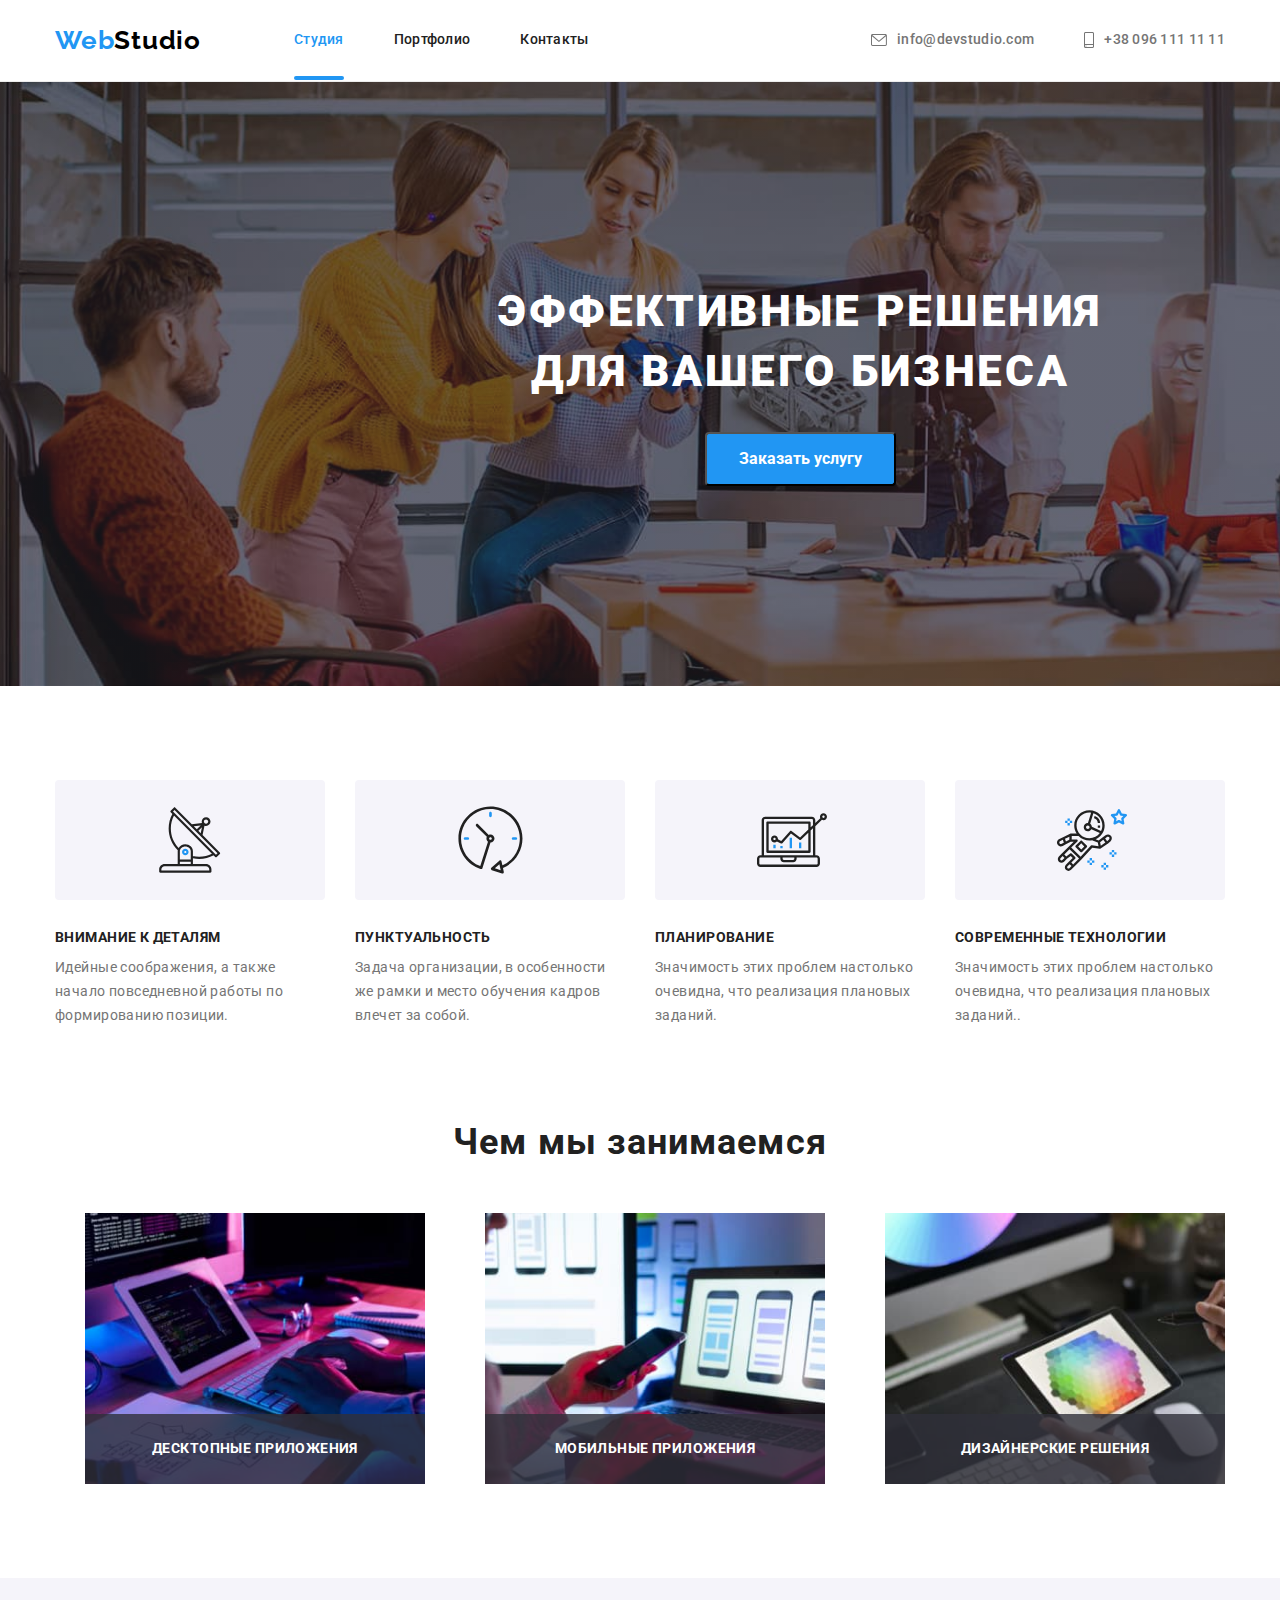
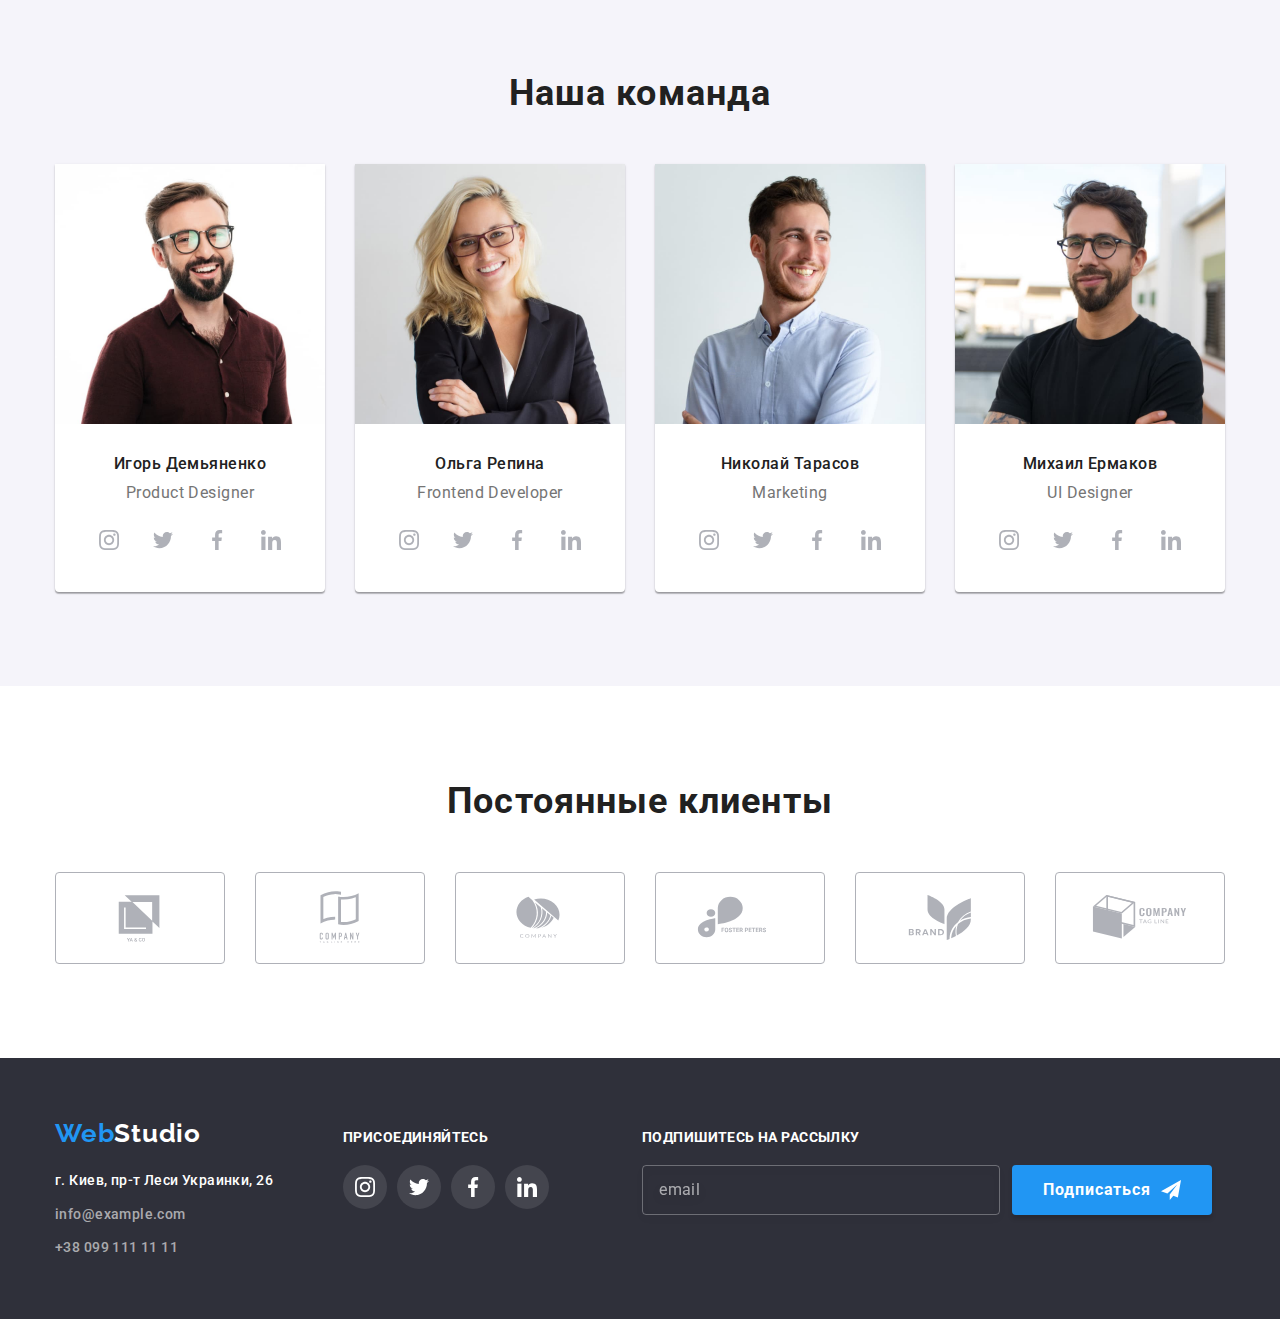
<file: index.html>
<!DOCTYPE html>
<html lang="ru">
<head>
    <meta charset="UTF-8">
    <meta http-equiv="X-UA-Compatible" content="IE=edge">
    <meta name="viewport" content="width=device-width, initial-scale=1.0">
    <title>Document</title>
    <link rel="preconnect" href="https://fonts.googleapis.com">
    <link rel="preconnect" href="https://fonts.gstatic.com" crossorigin>
    <link href="https://fonts.googleapis.com/css2?family=Raleway:wght@700&family=Roboto:wght@400;500;700;900&display=swap" rel="stylesheet">
    <link rel="stylesheet" href="https://cdnjs.cloudflare.com/ajax/libs/modern-normalize/1.1.0/modern-normalize.min.css">
    <link rel="stylesheet" href="./css/style.css">
</head>
<body>
                            <!--Header-->
    <header class="header">
        <div class="container header-container">
        <nav class="nav">
                <a class="logo" lang="en" href="/">Web<span>Studio</span> </a>
            
                <ul class="nav-list">
                    <li class="nav-list-item">
                        <a class="nav-list-link current" href="">Студия</a>
                    </li>
                    <li class="nav-list-item" >
                        <a class="nav-list-link" href="./portfolio.html">Портфолио</a>
                    </li>
                    <li class="nav-list-item">
                        
                        <a class="nav-list-link" href="">Контакты</a>
                      </li>       
                 </ul>       
                   
                
                </nav>
                
                <ul class="nav-list-auth" lang="en">
            <li class="header-contacts">
               
                <a class="header-contacts" href="mailto:info@devstudio.com" >
                    <svg class="nav-icon" width="16" height="12">
                        <use  href="./images/symbol-defs.svg#icon-envelope-1" ></use>
                        </svg>info@devstudio.com</a> 
                           
                    </li>    
                    
            
            <li>
                <a class="header-contacts" href="tel:+380961111111">
                    <svg class="nav-icon-tell" width="10" height="16">
                        <use href="./images/symbol-defs.svg#icon-smartphone" ></use>
                    </svg>+38 096 111 11 11</a>
            </li>
          </ul>  
            </div>
        
        </header>
                         <!--Hero-->
     <main>                      
    <section class="hero">
        <h1 class="hero-title">Эффективные решения<br> для вашего бизнеса</h1>
        <button class="hero-button" type="button" data-modal-open>Заказать услугу</button>
        
    </section>
                            <!--Advantages-->
    <section class="advantages">
    <div class="container advanatges">
        <ul class="advantages-main">
            <li class="advantages-list">
                <div class="container-icons">
                    <svg class="advantage-icon" width="65.32" height="70">
                        <use href="./images/symbol-defs.svg#icon-antenna-1" ></use>
                    </svg>
                </div>
                <h3 class="advantages-item">Внимание к деталям</h3>
                <p class="advantages-text">
                    Идейные соображения, а также начало повседневной работы по формированию позиции.
                </p> 
            </li>
            <li class="advantages-list">
                <div class="container-icons">
                    <svg class="advantage-icon" width="66.96" height="70">
                        <use href="./images/symbol-defs.svg#icon-clock-1" ></use>
                    </svg>
                </div>
                <h3 class="advantages-item">Пунктуальность</h3>
                <p class="advantages-text">
                    Задача организации, в особенности же рамки и место обучения кадров влечет за собой.
                </p>
            </li>
            <li class="advantages-list">
                <div class="container-icons">
                    <svg class="advantage-icon" width="70" height="70">
                        <use href="./images/symbol-defs.svg#icon-diagram-1" ></use>
                    </svg>
                </div>
                <h3 class="advantages-item">Планирование</h3>
                <p class="advantages-text">
                    Значимость этих проблем настолько очевидна, что реализация плановых заданий.
                </p>
            </li>
            <li class="advantages-list">
                <div class="container-icons">
                    <svg class="advantage-icon" width="70" height="70">
                        <use href="./images/symbol-defs.svg#icon-astronaut-1" ></use>
                    </svg>
                </div>
                <h3 class="advantages-item">Современные технологии</h3>
                <p class="advantages-text">
                    Значимость этих проблем настолько очевидна, что реализация плановых заданий..
                </p>
            </li>
        </ul>
    </div>
    </section>
                            <!-- Specialization -->
    <section class="specialization">
        
        <div class="container"> 
            <h2 class="specialization-name">Чем мы занимаемся</h2>
        <ul class="specialization-art">
            
            <li class="specialization-list">
                <div class="item-monoblock">
                <img src="./images/img.jpg" alt="вводит код на клавиатуре" width="370" height="294">
            <p class="monoblock-text">Десктопные приложения</p>    
               </div>
               </li>
            
            <li class="specialization-list">
                <div class="item-monoblock">
                <img src="./images/img1.jpg" alt="синхронизирует с телефоном" width="370" height="294"> 
            <p class="monoblock-text">Мобильные приложения</p>
         </div>
       </li>
             <li class="specialization-list">
            <div class="item-monoblock">
            
                <img src="./images/img2.jpg" alt="стилизирует на планшете" width="370" height="294">
            <p class="monoblock-text">Дизайнерские решения</p>
            </div>
            </li>
        </ul>
        </div>
    </section>
    
    
              <!--Team-->
    <section class="team">
        
        <div class="container crew">
          <h2 class="team-title">Наша команда</h2>  
      <ul class="team-item">
         <li class="team-list">
             
                <img class="team-photo" src="./images/photo.jpg" alt="фото-1" width="270" height="260">
                <div class="container-team">
                    <h3 class="team-member">Игорь Демьяненко</h3>
                <p class="team-specific" lang="en">Product Designer</p>
                <ul class="social-list">
                    <li class="social-list-item">
                        <a class="social-link" href="">
                            <svg class="social-link-icon">
                                <use class="social-inst" href="./images/symbol-defs.svg#icon-instagram" width="20" height="20"> </use>

                               
                            </svg>
                        </a>
                    </li>
                
                
                    <li class="social-list-item">
                        <a class="social-link" href="">
                            <svg class="social-link-icon" width="20" height="20">
                                <use href="./images/symbol-defs.svg#icon-twitter"  > </use>
                
                
                            </svg>
                        </a>
                    </li>
                
                    <li class="social-list-item">
                        <a class="social-link" href="">
                            <svg class="social-link-icon" width="20" height="20">
                                <use href="./images/symbol-defs.svg#icon-facebook"  > </use>
                
                
                            </svg>
                        </a>
                    </li>
                
                    <li class="social-list-item">
                        <a class="social-link" href="">
                            <svg class="social-link-icon" width="20" height="20">
                                <use href="./images/symbol-defs.svg#icon-linkedin"  > </use>
                
                
                            </svg>
                        </a>
                    </li>
                </ul>
                </div>
         </li>       
          <li class="team-list">
             
                <img class="team-photo" src="./images/photo1.jpg" alt="фото-2" width="270" height="260">
                <div class="container-team">
                    <h3 class="team-member">Ольга Репина</h3>
                <p class="team-specific" lang="en">Frontend Developer</p>
                <ul class="social-list">
                    <li class="social-list-item">
                        <a class="social-link" href="">
                            <svg class="social-link-icon" width="20" height="20">
                                <use class="social-inst" href="./images/symbol-defs.svg#icon-instagram" > </use>
                
                
                            </svg>
                        </a>
                    </li>
                
                
                    <li class="social-list-item">
                        <a class="social-link" href="">
                            <svg class="social-link-icon" width="20" height="20">
                                <use href="./images/symbol-defs.svg#icon-twitter" > </use>
                
                
                            </svg>
                        </a>
                    </li>
                
                    <li class="social-list-item">
                        <a class="social-link" href="">
                            <svg class="social-link-icon" width="20" height="20">
                                <use href="./images/symbol-defs.svg#icon-facebook" > </use>
                
                
                            </svg>
                        </a>
                    </li>
                
                    <li class="social-list-item"> 
                        <a class="social-link" href="">
                            <svg class="social-link-icon" width="20" height="20">
                                <use href="./images/symbol-defs.svg#icon-linkedin" > </use>
                
                
                            </svg>
                        </a>
                    </li>
                </ul>
            </div>
          </li>
         <li class="team-list">
             
                <img class="team-photo" src="./images/photo2.jpg" alt="фото-3" width="270" height="260">
                <div class="container-team">
                  <h3 class="team-member">Николай Тарасов</h3>
                <p class="team-specific" lang="en">Marketing</p>  
                    <ul class="social-list">
                        <li class="social-list-item">
                            <a class="social-link" href="">
                                <svg class="social-link-icon" width="20" height="20">
                                    <use class="social-inst" href="./images/symbol-defs.svg#icon-instagram" > </use>
                    
                    
                                </svg>
                            </a>
                        </li>
                    
                    
                        <li class="social-list-item">
                            <a class="social-link" href="">
                                <svg class="social-link-icon" width="20" height="20">
                                    <use href="./images/symbol-defs.svg#icon-twitter" > </use>
                    
                    
                                </svg>
                            </a>
                        </li>
                    
                        <li class="social-list-item">
                            <a class="social-link" href="">
                                <svg class="social-link-icon" width="20" height="20">
                                    <use href="./images/symbol-defs.svg#icon-facebook" > </use>
                    
                    
                                </svg>
                            </a>
                        </li>
                    
                        <li class="social-list-item">
                            <a class="social-link" href="">
                                <svg class="social-link-icon" width="20" height="20">
                                    <use href="./images/symbol-defs.svg#icon-linkedin" > </use>
                    
                    
                                </svg>
                            </a>
                        </li>
                    </ul>
            </div>
           </li>
         <li class="team-list">
             
              <img class="team-photo" src="./images/photo3.jpg" alt="фото-4" width="270" height="260">
            <div class="container-team">
               <h3 class="team-member">Михаил Ермаков</h3>
                <p class="team-specific" lang="en">UI Designer</p> 
                <ul class="social-list">
                    <li class="social-list-item">
                        <a class="social-link" href="">
                            <svg class="social-link-icon" width="20" height="20">
                                <use class="social-inst" href="./images/symbol-defs.svg#icon-instagram" > </use>
                
                
                            </svg>
                        </a>
                    </li>
                
                
                    <li class="social-list-item">
                        <a class="social-link" href="">
                            <svg class="social-link-icon" width="20" height="20">
                                <use href="./images/symbol-defs.svg#icon-twitter" > </use>
                
                
                            </svg>
                        </a>
                    </li>
                
                    <li class="social-list-item">
                        <a class="social-link" href="">
                            <svg class="social-link-icon" width="20" height="20">
                                <use href="./images/symbol-defs.svg#icon-facebook" > </use>
                
                
                            </svg>
                        </a>
                    </li>
                
                    <li class="social-list-item">
                        <a class="social-link" href="">
                            <svg class="social-link-icon" width="20" height="20">
                                <use href="./images/symbol-defs.svg#icon-linkedin" > </use>
                
                
                            </svg>
                        </a>
                    </li>
                </ul>
         </div>
        </ul>
     </div>
        </section>                
                         <!-- Customers -->
    <section class="Customers">
        <div class="container-customers">
            <h2 class="customers-title">Постоянные клиенты</h2>
            <ul class="customers-list">
                <li class="customers-link">
                    <a class="customers-icon" href="">
                    <svg class="customers-logo" width="106" height="60" >
                        <use href="./images/symbol-defs.svg#icon-Logo" >

                        </use>
                    </svg>
                    </a>
                </li>
                <li class="customers-link">
                    <a class="customers-icon" href="">
                       <svg class="customers-logo" width="106" height="60">
                        <use href="./images/symbol-defs.svg#icon-Logo-1"
                        >

                        </use>
                    </svg> 
                    </a>
                    
                </li>
                <li class="customers-link">
                    <a class="customers-icon" href="">
                       <svg class="customers-logo" width="106" height="60">
                        <use href="./images/symbol-defs.svg#icon-Logo-2"
                        >

                        </use>
                    </svg> 
                    </a>
                    
                </li>
                <li class="customers-link">
                    <a class="customers-icon" href="">
                      <svg class="customers-logo" width="106" height="60">
                        <use href="./images/symbol-defs.svg#icon-Logo-3"
                        >

                        </use>
                    </svg>  
                    </a>
                    
                </li>
                <li class="customers-link">
                    <a class="customers-icon" href="">
                       <svg class="customers-logo" width="106" height="60">
                        <use href="./images/symbol-defs.svg#icon-Logo-4"
                        >

                        </use>
                    </svg> 
                    </a>
                    
                </li>
                <li class="customers-link">
                    <a class="customers-icon" href="">
                      <svg class="customers-logo" width="106" height="60">
                        <use href="./images/symbol-defs.svg#icon-Logo-5"
                        >
                            
                        </use>
                    </svg>  
                    </a>
                    
                </li>
            </ul>
        </div>
    </section>
</main>    
                        
                        <!--Footer--> 
    <footer class="footer">
        <div class="container-footer">
            <div class="container-adress">
               <a class="footer-logo" lang="en" href="/">Web<span class="footer-logo-color">Studio</span></a>
        <address>
            <p class="footer-adress">г. Киев, пр-т Леси Украинки, 26</p>
           
         <ul>
            <li class="footer-list">
                <a class="footer-contacts" href="mailto:info@example.com">info@example.com</a>
            </li>    
            <li class="footer-list">
                <a class="footer-contacts" href="tell:+380991111111">+38 099 111 11 11</a>
            </li>
         </ul>
        </address> 
        </div>

        <div class="container-contact-us">
            <h3 class="contats-us-title">присоединяйтесь</h3>
            <ul class="contats-us-list">
                <li class="contats-us-item">
                    <a class="contats-us-link" href="">
                        <svg class="contats-us-icon" width="20" height="20">
                            <use class="social-inst" href="./images/symbol-defs.svg#icon-instagram"> </use>
            
            
                        </svg>
                    </a>
                </li>
            
            
                <li class="contats-us-item">
                    <a class="contats-us-link" href="">
                        <svg class="contats-us-icon" width="20" height="20">
                            <use href="./images/symbol-defs.svg#icon-twitter"> </use>
            
            
                        </svg>
                    </a>
                </li>
            
                <li class="contats-us-item">
                    <a class="contats-us-link" href="">
                        <svg class="contats-us-icon" width="20" height="20">
                            <use href="./images/symbol-defs.svg#icon-facebook"> </use>
            
            
                        </svg>
                    </a>
                </li>
            
                <li class="contats-us-item">
                    <a class="contats-us-link" href="">
                        <svg class="contats-us-icon" width="20" height="20">
                            <use href="./images/symbol-defs.svg#icon-linkedin"> </use>
            
            
                        </svg>
                    </a>
                </li>
            </ul>
        </div>
        <div class="footer-form">
            <p class="footer-form-item">Подпишитесь на рассылку</p>
            <form name="signup-form" class="footer-form-box">
                <input class="footer-form-box-input" type="email" name="email" placeholder="email">
        
                <button class="footer-form-button" type="submit">
                    Подписаться
                    <svg class="footer-social-icon" width="20" height="20">
                        <use href="./images/symbol-defs.svg#icon-send-form"></use>
                    </svg>
        
                </button>
        
            </form>
        </div>
         </div>
        </footer>    
        
    
        
    
    
    <div class="backdrop is-hidden" data-modal>
        <div class="modal">
            <button type="button" class="modal-close" data-modal-close>
                <svg class="modal-close-icon">
                    <use href="./images/symbol-defs.svg#icon-close"></use>
                </svg>
            </button>
            <p class="modal-title">Оставте свои данные, мы вам перезвоним</p>
            <form action="#" class="modal-form">
               
                    <label class="form-input-text">Имя
                        </label>
                        <div class="input-area">
                            <input type="text" name="user-name" class="modal-form-input" required />
                            <svg class="input-icon" width="18" height="18">
                                <use href="./images/symbol-defs.svg#icon-person-form"></use>
                            </svg>
                        </div>
                    
                
                
                    <label class="form-input-text">Телефон
                        </label>
                        <div class="input-area">
            
                            <input type="tel" name="user-tel" class="modal-form-input" required />
                            <svg class="input-icon" width="18" height="18">
                                <use href="./images/symbol-defs.svg#icon-phone-form"></use>
                            </svg>
                        </div>
            
                    
                
                    <label class="form-input-text">
                        Почта </label>
                        <div class="input-area">
                            <input type="email" name="user-email" class="modal-form-input" required />
                            <svg class="input-icon" width="18" height="18">
                                <use href="./images/symbol-defs.svg#icon-email-form"></use>
                            </svg>
            
                            </div>
            
                    
                
                    <label class="form-input-text">Комментарий
                        <textarea class="modal-form-textarea"  placeholder="Введите текст"></textarea>
                    </label>
                
                <div class="modal-box checkbox-policy">
                    <input type="checkbox" name="policy" id="policy" class="modal-check visually-hidden" />
                    <label for="policy" class="check-text">
                        <span class="check-item">
                            <svg class="check-icon" width="16" height="15">
                                <use href="./images/symbol-defs.svg#icon-icon-check"></use>
                            </svg>
                        </span>
                       Соглашаюсь с рассылкой и принимаю&nbsp;
                        <a href="" class="modal-check-link">Условия договора</a>
                    </label>
            
                </div>
            
                <button type="submit" class="modal-btn">
            
                    Отправить</button>
            </form>
        
            </div>
        </div>
    
    <script src="./js/modal.js"></script>
    
</body>
</html>
</file>
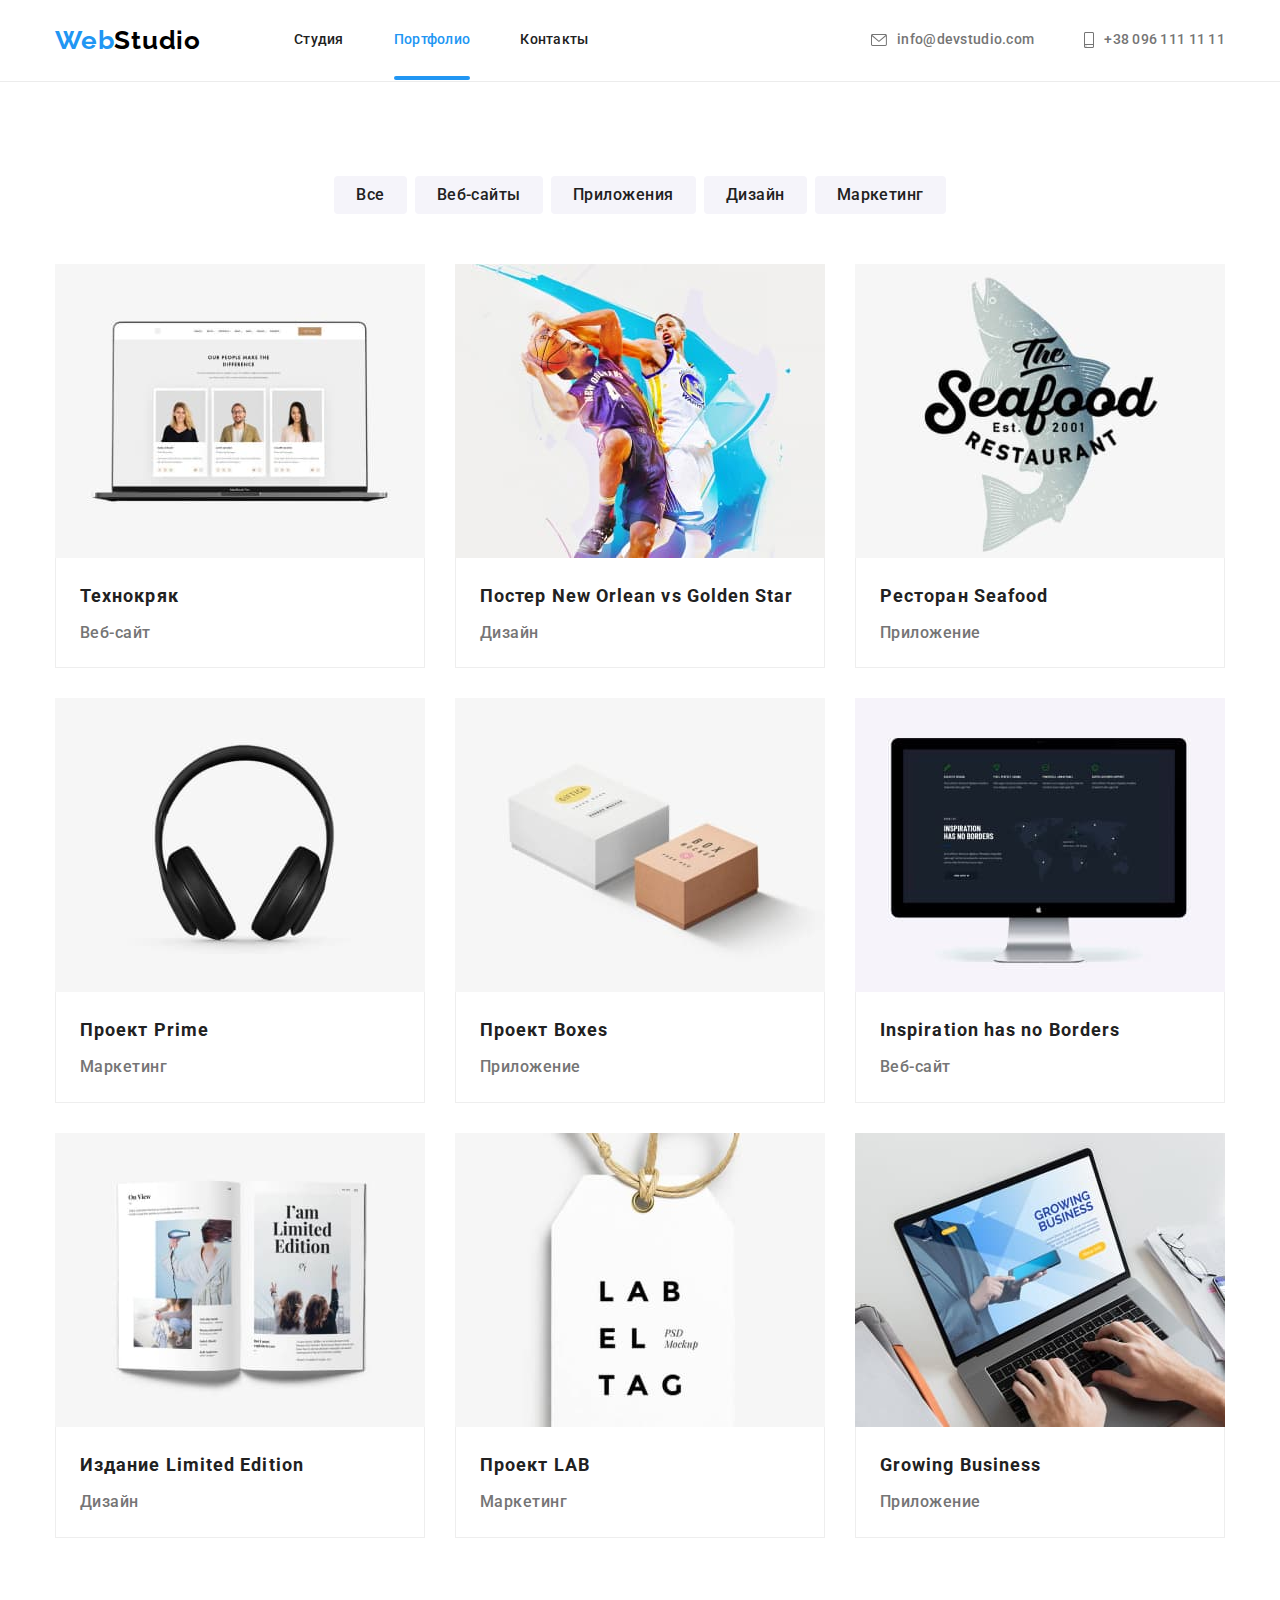
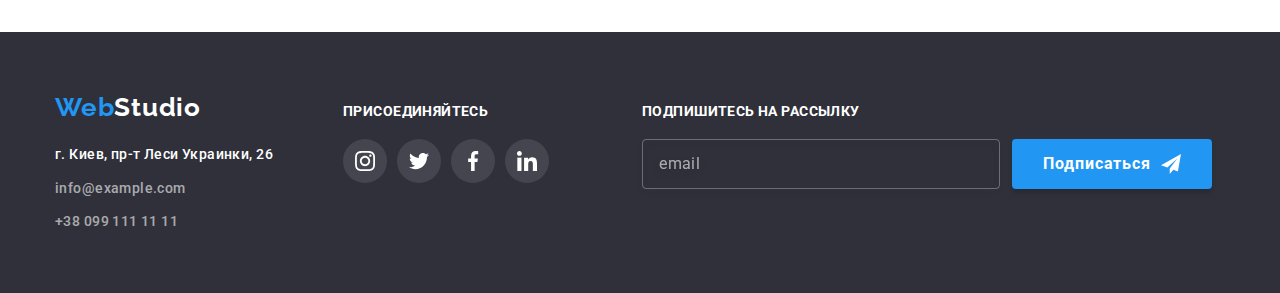
<file: portfolio.html>
<!DOCTYPE html>
<html lang="ru">
<head>
    <meta charset="UTF-8">
    <meta http-equiv="X-UA-Compatible" content="IE=edge">
    <meta name="viewport" content="width=device-width, initial-scale=1.0">
    <title>Document</title>
    <link rel="preconnect" href="https://fonts.googleapis.com">
    <link rel="preconnect" href="https://fonts.gstatic.com" crossorigin>
    <link href="https://fonts.googleapis.com/css2?family=Raleway:wght@700&family=Roboto:wght@400;500;700;900&display=swap" rel="stylesheet">
    <link rel="stylesheet" href="https://cdnjs.cloudflare.com/ajax/libs/modern-normalize/1.1.0/modern-normalize.min.css">
    <link rel="stylesheet" href="./css/style.css">
</head>
<body>
                    <!-- Header -->
    <header class="header">
        <div class="container header-container">
        <nav class="nav">
                <a class="logo" lang="en" href="/">Web<span>Studio</span> </a>
            
                <ul class="nav-list">
                    <li class="nav-list-item">
                        <a class="nav-list-link" href="./index.html">Студия</a>
                    </li>
                    <li class="nav-list-item" >
                        <a class="nav-list-link current" href="">Портфолио</a>
                    </li>
                    <li class="nav-list-item">
                        
                        <a class="nav-list-link" href="">Контакты</a>
                      </li>       
                 </ul>       
                   
                
                </nav>
                
                <ul class="nav-list-auth" lang="en">
            <li class="header-contacts">
               
                <a class="header-contacts" href="mailto:info@devstudio.com" >
                    <svg class="nav-icon" width="16" height="12">
                        <use  href="./images/symbol-defs.svg#icon-envelope-1" ></use>
                        </svg>info@devstudio.com</a> 
                           
                    </li>    
                    
            
            <li>
                <a class="header-contacts" href="tel:+380961111111">
                    <svg class="nav-icon-tell" width="10" height="16">
                        <use href="./images/symbol-defs.svg#icon-smartphone" ></use>
                    </svg>+38 096 111 11 11</a>
            </li>
          </ul>  
            </div>
        
        </header>
                            <!-- Portfolio -->
    <main>
        <section class="presenatation">
            <div class="container">
                <ul class="portfolio">
                    <li class="portfolio-nav">
                        <button class="portfolio-nav-list" type="button" >Все</button>
                    </li>
                    <li class="portfolio-nav">
                        <button class="portfolio-nav-list" type="button">Веб-сайты</button>
                    </li>
                    <li class="portfolio-nav">
                        <button class="portfolio-nav-list" type="button">Приложения</button>
                    </li>
                    <li class="portfolio-nav">
                        <button class="portfolio-nav-list" type="button">Дизайн</button>
                    </li>
                    <li class="portfolio-nav">
                        <button class="portfolio-nav-list" type="button">Маркетинг</button>
                    </li>
                </ul>
            
            
                <ul class="portfolio-img">
                    <li class="portfolio-img-list">
                        <a class="portfolio-link" href="">
                            <div class="portfolio-link-wrap">
                            <img class="portfolio-item" src="./images/portfolio1.jpg" alt="ноутбук" width="370" height="294">
                        <p class="portfolio-top-text">Ресурс предлагает комплексные предложения с разным уровнем функционала и сервисов. Все это позволит посетителю получить
                        исчерпывающие сведения о компании или частном лице.</p>
                        </div>
                            <div class="portfolio-description">
                            <h3 class="portfolio-img-name">Технокряк</h3>
                        <p class="portfolio-img-describe">Веб-сайт</p>
                        </div>
                        </a>
                     </li>   
                    
                    <li class="portfolio-img-list">
                        <a class="portfolio-link" href="">
                            <div class="portfolio-link-wrap">
                        <img src="./images/portfolio2.jpg" alt="баскетбол" width="370" height="294">
                        <p class="portfolio-top-text">Ресурс предлагает комплексные предложения с разным уровнем функционала и сервисов. Все это
                            позволит посетителю получить
                            исчерпывающие сведения о компании или частном лице.</p>
                            </div>
                            
                        <div class="portfolio-description">
                            <h3 class="portfolio-img-name">Постер New Orlean vs Golden Star</h3>
                        <p class="portfolio-img-describe">Дизайн</p></div>
                        </a>
                      </li>  
                        
                    
                    <li class="portfolio-img-list">
                        <a class="portfolio-link" href="">
                            <div class="portfolio-link-wrap">
                                <img src="./images/portfolio3.jpg" alt="логотип" width="370" height="294">
                                <p class="portfolio-top-text">Ресурс предлагает комплексные предложения с разным уровнем функционала и сервисов. Все это
                                    позволит посетителю получить
                                    исчерпывающие сведения о компании или частном лице.</p>
                            </div>
                          
                          <div class="portfolio-description">
                            <h3 class="portfolio-img-name">Ресторан Seafood</h3>
                        <p class="portfolio-img-describe">Приложение</p></div>  
                        </a>
                     </li>   
                      <li class="portfolio-img-list">
                        <a class="portfolio-link" href="">
                            <div class="portfolio-link-wrap">
                                <img src="./images/portfolio4.jpg" alt="наушники" width="370" height="294">
                                <p class="portfolio-top-text">Ресурс предлагает комплексные предложения с разным уровнем функционала и сервисов. Все это
                                    позволит посетителю получить
                                    исчерпывающие сведения о компании или частном лице.</p>
                            </div>
                          
                          <div class="portfolio-description">
                            <h3 class="portfolio-img-name">Проект Prime</h3>
                        <p class="portfolio-img-describe">Маркетинг</p></div>  
                        </a>  
                    </li>
                    <li class="portfolio-img-list">
                        <a class="portfolio-link" href="">
                            <div class="portfolio-link-wrap">
                                <img src="./images/portfolio5.jpg" alt="коробки" width="370" height="294">
                                <p class="portfolio-top-text">Ресурс предлагает комплексные предложения с разным уровнем функционала и сервисов. Все это
                                    позволит посетителю получить
                                    исчерпывающие сведения о компании или частном лице.</p>
                            </div>
                           
                            <div class="portfolio-description">
                            <h3 class="portfolio-img-name">Проект Boxes</h3>
                        <p class="portfolio-img-describe">Приложение</p></div>
                    </a>
                     </li>   
                        
                    
                    <li class="portfolio-img-list">
                        <a class="portfolio-link" href="">
                            <div class="portfolio-link-wrap">
                                <img src="./images/portfolio6.jpg" alt="монитор" width="370" height="294">
                                <p class="portfolio-top-text">Ресурс предлагает комплексные предложения с разным уровнем функционала и сервисов. Все это
                                    позволит посетителю получить
                                    исчерпывающие сведения о компании или частном лице.</p>
                            </div>
                            
                            <div class="portfolio-description">
                            <h3 class="portfolio-img-name">Inspiration has no Borders</h3>
                        <p class="portfolio-img-describe">Веб-сайт</p></div>
                        </a>
                      </li>  
                    
                    
                        
                        
                    
                    <li class="portfolio-img-list">
                        
                        <a class="portfolio-link" href="">
                        <div class="portfolio-link-wrap">
                            <img src="./images/portfolio7.jpg" alt="книга" width="370" height="294">
                            <p class="portfolio-top-text">Ресурс предлагает комплексные предложения с разным уровнем функционала и сервисов. Все это
                                позволит посетителю получить
                                исчерпывающие сведения о компании или частном лице.</p>
                        </div>
                            
                            <div class="portfolio-description">
                            <h3 class="portfolio-img-name">Издание Limited Edition</h3>
                        <p class="portfolio-img-describe">Дизайн</p></div>
                    </a>
                      </li>  
                        
                    
                    <li class="portfolio-img-list">
                        <a class="portfolio-link" href="">
                            <div class="portfolio-link-wrap">
                                <img src="./images/portfolio8.jpg" alt="бирка" width="370" height="294">
                                <p class="portfolio-top-text">Ресурс предлагает комплексные предложения с разным уровнем функционала и сервисов. Все это
                                    позволит посетителю получить
                                    исчерпывающие сведения о компании или частном лице.</p>
                            </div>
                            
                            <div class="portfolio-description">
                            <h3 class="portfolio-img-name">Проект LAB</h3>
                        <p class="portfolio-img-describe">Маркетинг</p></div>
                    </a>
                        </li>
                        
                    
                    <li class="portfolio-img-list">
                        <a class="portfolio-link" class="portfolio-link" href=""> 
                            <div class="portfolio-link-wrap">
                                <img src="./images/portfolio9.jpg" alt="лептоп" width="370" height="294">
                                <p class="portfolio-top-text">Ресурс предлагает комплексные предложения с разным уровнем функционала и сервисов. Все это
                                    позволит посетителю получить
                                    исчерпывающие сведения о компании или частном лице.</p>
                            </div>
                            
                            <div class="portfolio-description">
                            <h3 class="portfolio-img-name">Growing Business</h3>
                        <p class="portfolio-img-describe">Приложение</p>
                        </div>
                    </a>
                       </li>
                </ul>
            </div>
        
         </section>
    </main 
                   >
                    <!-- Footer -->
    
           <footer class="footer">
        <div class="container-footer">
            <div class="container-adress">
               <a class="footer-logo" lang="en" href="/">Web<span class="footer-logo-color">Studio</span></a>
        <address>
            <p class="footer-adress">г. Киев, пр-т Леси Украинки, 26</p>
           
         <ul>
            <li class="footer-list">
                <a class="footer-contacts" href="mailto:info@example.com">info@example.com</a>
            </li>    
            <li class="footer-list">
                <a class="footer-contacts" href="tell:+380991111111">+38 099 111 11 11</a>
            </li>
         </ul>
        </address> 
        </div>

        <div class="container-contact-us">
            <h3 class="contats-us-title">присоединяйтесь</h3>
            <ul class="contats-us-list">
                <li class="contats-us-item">
                    <a class="contats-us-link" href="">
                        <svg class="contats-us-icon" width="20" height="20">
                            <use class="social-inst" href="./images/symbol-defs.svg#icon-instagram"> </use>
            
            
                        </svg>
                    </a>
                </li>
            
            
                <li class="contats-us-item">
                    <a class="contats-us-link" href="">
                        <svg class="contats-us-icon" width="20" height="20">
                            <use href="./images/symbol-defs.svg#icon-twitter"> </use>
            
            
                        </svg>
                    </a>
                </li>
            
                <li class="contats-us-item">
                    <a class="contats-us-link" href="">
                        <svg class="contats-us-icon" width="20" height="20">
                            <use href="./images/symbol-defs.svg#icon-facebook"> </use>
            
            
                        </svg>
                    </a>
                </li>
            
                <li class="contats-us-item">
                    <a class="contats-us-link" href="">
                        <svg class="contats-us-icon" width="20" height="20">
                            <use href="./images/symbol-defs.svg#icon-linkedin"> </use>
            
            
                        </svg>
                    </a>
                </li>
            </ul>
        </div>
        <div class="footer-form">
            <p class="footer-form-item">Подпишитесь на рассылку</p>
            <form name="signup-form" class="footer-form-box">
                <input class="footer-form-box-input" type="email" name="email" placeholder="email">
        
                <button class="footer-form-button" type="submit">
                    Подписаться
                    <svg class="footer-social-icon" width="20" height="20">
                        <use href="./images/symbol-defs.svg#icon-send-form"></use>
                    </svg>
        
                </button>
        
            </form>
        </div>
         </div>
    </footer> 
        
      
</body>
</html>
</file>
<file: css/style.css>
:root {
  --main-text-color: #757575;
  --secondary-text-color: #212121;
  --main-hover-color: #2196f3;
  --secondary-background-color: #2f303a;
  --team-bg-color: #f5f4fa;
  --portfolio-img-border: #eeeeee;
  --header-border-color: #ececec;
}
ul {
  list-style: none;
  padding: 0;
  margin: 0;
}

a {
  text-decoration: none;
}
body {
  color: var(--main-text-color);
  background-color: #ffffff;
}
body {
  font-family: "Roboto", sans-serif;

  font-weight: 500;
  font-size: 14px;
  line-height: 1.14;
  letter-spacing: 0.02em;
  color: var(--secondary-text-color);
}
div {
  display: block;
}

img {
  display: block;
  max-width: 100%;
  height: auto;
}

h1,
h2,
h3,
h4,
h5,
h6,
p {
  margin: 0;
  padding: 0;
}

.container {
  margin-left: auto;
  margin-right: auto;

  padding: 0 15px;

  width: 1200px;
}



/* index styling */
/* head */

.header {
  border-bottom: 1px solid #ececec;
  padding-top: 25px;
  padding-bottom: 25px;
}

.logo {
  font-family: "Raleway", sans-serif;

  font-weight: bold;
  font-size: 26px;
  line-height: 1.19;
  letter-spacing: 0.03em;
  color: #2196f3;
}
span {
  color: black;
}
.nav-list-link {
  position: relative;
  font-weight: 500;
  font-size: 14px;
  line-height: 1.14;
  letter-spacing: 0.02em;
  color: var(--secondary-text-color);
  transition: var(--main-hover-color);
  position: relative;
  transition: color 250ms cubic-bezier(0.4, 0, 0.2, 1);
}

.nav-list-link.current::after {
content: "";
width: 100%;
height: 4px;
border-radius: 2px;
background-color: var(--main-hover-color);
position: absolute;
display: block;
bottom: -32.3px;
}


.nav-list-link:hover,
:focus {
  color: var(--main-hover-color);
 
}

.header-container {
  display: flex;
  align-items: center;
}

.nav-icon {
  width: 16px;
  height: 12px;
  margin-right: 10px;
  fill: currentColor;
}

.nav-icon-tell {
  width: 10px;
  height: 16px;
  margin-right: 10px;
  fill: currentColor;
}

.header-contacts {
  display: flex;
  align-items: center;
  font-weight: 500;
  font-size: 14px;
  line-height: 1.14;
  letter-spacing: 0.02em;

  color: var(--main-text-color);
  transition: var(--main-hover-color);
  position: relative;
  transition: color 250ms cubic-bezier(0.4, 0, 0.2, 1);
}
.header-contacts:hover,
:focus {
  color: var(--main-hover-color);
 
}

.nav-list-item {
  display: block;
}
.nav-list-auth {
  display: flex;
  align-items: center;
  margin-left: auto;
}

.logo {
  margin-right: 93px;
}
.nav-list .nav-list-link.current {
  color: #2196f3;
}
.nav-list {
  display: flex;
}

.nav {
  display: flex;
  align-items: center;
}

.nav-list .nav-list-item + .nav-list-item {
  margin-left: 50px;
}

.header-contacts:not(:last-child) {
  margin-right: 50px;
}


/*  Hero  */



.hero {
  background-color: #2f303a;
  background-image: linear-gradient(
      rgba(47, 48, 58, 0.4),
      rgba(47, 48, 58, 0.4)
    ),
    url(../images/Preview.jpg);
  background-repeat: no-repeat;
  background-position: center;
  background-size: cover;
  margin: 0px auto;
  text-align: center;
  padding: 200px 0;
  width: 1600px;
}

.hero-title {
  margin-top: 0;
  margin-bottom: 30px;
  text-align: center;
  font-weight: 900;
  font-size: 44px;
  line-height: 1.36;
  letter-spacing: 0.06em;
  text-transform: uppercase;
  color: #ffffff;
}

.hero-button {
  cursor: pointer;
  padding: 10px 32px;
  display: inline-block;
  background: #2196f3;
  box-shadow: 0px 4px 4px rgba(0, 0, 0, 0.15);
  border-radius: 4px;
  font-family: inherit;
  font-weight: bold;
  font-size: 16px;
  line-height: 1.88;
  color: #ffffff;
  transition: background-color 250ms cubic-bezier(0.4, 0, 0.2, 1);
  
}

.hero-button:hover {
  background: #188ce8;
  box-shadow: 0px 4px 4px rgba(0, 0, 0, 0.15);
  border-radius: 4px;
  
}
.hero-button:focus {
  background: #188ce8;
  box-shadow: 0px 4px 4px rgba(0, 0, 0, 0.15);
  border-radius: 4px;
  
}
/* advantages */
.advantages {
  padding-top: 94px;
}

.advantages-main {
  display: flex;
}
.advantages-list {
  width: 270px;
}
.advantages-main {
  justify-content: space-between;
}

.advantages-item {
  margin-bottom: 10px;
  font-weight: bold;
  font-size: 14px;
  line-height: 1.14;
  letter-spacing: 0.03em;
  text-transform: uppercase;
  color: var(--secondary-text-color);
}
.advantages-text {
  font-weight: normal;
  font-size: 14px;
  line-height: 1.71;
  letter-spacing: 0.03em;
  color: var(--main-text-color);
}

.container-icons {
  padding: 25px 102.34px;
  margin-bottom: 30px;
  width: 270px;
  height: 120px;
  left: 215px;
  top: 774px;

  background: #f5f4fa;
  border-radius: 4px;
}
.advantage-icon {
  max-width: 80px;
  max-height: 80px;
  border-radius: 4px;
}
/* Specialization */

.specialization {
  padding-top: 94px;
  padding-bottom: 94px;
  font-weight: bold;
  font-size: 36px;
  line-height: 1.17;

  letter-spacing: 0.03em;
  color: var(--secondary-text-color);
}

.specialization-name {
  font-weight: bold;
  font-size: 36px;
  line-height: 42px;
  text-align: center;
  letter-spacing: 0.03em;

  color: #212121;
  margin-bottom: 50px;
}
.specialization-list {
  margin-top: 0;
  display: block;
  
}
.specialization-list + .specialization-list {
  margin-left: 30px;
}

.specialization-art {
  display: flex;
    
}

.item-monoblock {
  position: relative;
  margin-left: 30px;
}
.monoblock-text {
  display: flex;
  align-items: center;
  justify-content: center;
  position: absolute;
  background-color: rgba(47, 48, 58, 0.8);
  bottom: 0;
  width: 100%;
  height: 70px;
  font-weight: bold;
  font-size: 14px;
  line-height: 1.14;
  text-align: center;
  letter-spacing: 0.03em;
  text-transform: uppercase;
  color: #ffffff;
}
/* Team */

.team-item {
  display: block;
  display: flex;
}

.team-list + .team-list {
  margin-left: 30px;
}
.team-title {
  text-align: center;
  font-weight: bold;
  font-size: 36px;
  line-height: 1.17;

  letter-spacing: 0.03em;

  color: var(--secondary-text-color);
}
.team-member {
  margin-bottom: 10px;
  text-align: center;
  font-weight: 500;
  font-size: 16px;
  line-height: 1.19;
  letter-spacing: 0.03em;
  color: var(--secondary-text-color);
}
.team-specific {
  margin-bottom: 16px;
  margin-top: 0;
  text-align: center;
  font-weight: normal;
  font-size: 16px;
  line-height: 1.19;
  letter-spacing: 0.03em;

  color: var(--main-text-color);
}

.container-team {
  padding-top: 30px;
  padding-bottom: 30px;
}
.team {
  background-color: var(--team-bg-color);
  padding-bottom: 94px;
  padding-top: 94px;
}
.team-title {
  margin-bottom: 50px;
}
.team-photo {
  margin-top: 0;
}
.team-list {
  width: 270px;

  background: #ffffff;

  box-shadow: 0px 1px 3px rgba(0, 0, 0, 0.12), 0px 1px 1px rgba(0, 0, 0, 0.14),
    0px 2px 1px rgba(0, 0, 0, 0.2);
  border-radius: 0px 0px 4px 4px;
}

.social-list {
  display: flex;
  justify-content: center;
 } 
  
.social-list-item:not(:last-child) {
  margin-right: 10px;
}

.social-link {
  display: flex;
  padding: 12px;
  width: 44px;
  height: 44px;
  background-color: transparent;
  border-radius: 50%;
  fill: #afb1b8;
  transition: background-color 250ms cubic-bezier(0.4, 0, 0.2, 1),
  fill 250ms cubic-bezier(0.4, 0, 0.2, 1) ;
}
.social-link:hover,
.social-link:focus {
  background: var(--main-hover-color);
  fill: #ffffff;
  
}

.container-customers {
  padding-top: 94px;
  padding-bottom: 94px;
  margin-left: auto;
  margin-right: auto;

  width: 1200px;
}

.customers-title {
  font-weight: bold;
  font-size: 36px;
  line-height: 42px;
  text-align: center;
  letter-spacing: 0.03em;
  color: #212121;
  margin-bottom: 50px;
}
.customers-list {
  display: flex;
  justify-content: center;
}
.customers-icon {
  width: 100%;
  height: 100%;
  display: flex;
  align-items: center;
  justify-content: center;
   border: 1px solid #afb1b8;
  
  border-radius: 4px;
}
 .customers-link {
   width: 170px;
   height: 92px;
   
 }

.customers-link:not(:last-child) {
  margin-right: 30px;
}

.customers-icon {
  fill: #afb1b8;
  transition: fill 250ms cubic-bezier(0.4, 0, 0.2, 1),
  border 250ms cubic-bezier(0.4, 0, 0.2, 1);
}
.customers-icon:focus,
.customers-icon:hover {
  fill: var(--main-hover-color);
  border: 1px solid var(--main-hover-color);
  
}  
  







/* footer */

.footer {
  display: flex;
}

.container-footer {
  display: flex;
  align-items: baseline;
  margin-left: auto;
  margin-right: auto;

  padding: 0 15px;

  width: 1200px;
}

.container-contact-us {
  
  margin-left: 70px;
  
}
.contats-us-title{
  margin-bottom: 20px;
  
font-weight: bold;
font-size: 14px;
line-height: 16px;
letter-spacing: 0.03em;
text-transform: uppercase;

color: #FFFFFF;
}




.contats-us-link{
  display: flex;
  width: 44px;
  height: 44px;
  padding: 12px;
  background-color: rgba(255, 255, 255, 0.1);
  border-radius: 50%;
  fill: #FFFFFF;
  transition: background-color 250ms cubic-bezier(0.4, 0, 0.2, 1),
  fill 250ms cubic-bezier(0.4, 0, 0.2, 1);
}
.contats-us-link:hover,
.contats-us-link:focus {
  background-color: var(--main-hover-color);
  fill: #FFFFFF;
  
}

.contats-us-item:not(:last-child) {
  margin-right: 10px;
}
.contats-us-list {
  display: flex;
  align-items: center;
  justify-content: space-between;
 }
 
/* .contats-us-link:not(:last-child) {
  margin-right: 10px;
}   */

.footer-logo {
  font-family: "Raleway", sans-serif;
  font-style: normal;
  font-weight: bold;
  font-size: 26px;
  line-height: 1.19;

  letter-spacing: 0.03em;

  color: var(--main-hover-color);
}
.footer-logo-color {
  color: #ffffff;
}
.footer-adress {
  font-style: normal;
  font-size: 14px;
  line-height: 1.71;
  letter-spacing: 0.03em;
  color: #ffffff;
}
.footer-contacts {
  display: inline-block;
  font-style: normal;
}
.footer-list:not(:last-child) {
  margin-bottom: 9px;
}

.footer-contacts {
  font-family: inherit;
  font-style: normal;

  font-size: 14px;
  line-height: 24px;
  letter-spacing: 0.03em;
  color: rgba(255, 255, 255, 0.6);
  transition: color 250ms cubic-bezier(0.4, 0, 0.2, 1);
}

.footer {
  margin-top: 0;
  margin-bottom: 0;
  padding-top: 60px;
  padding-bottom: 60px;
}
.footer-logo {
  padding: auto;
  display: inline-block;

  margin-bottom: 20px;
}
.footer-adress {
  margin-bottom: 9px;
}
.footer-contacts:focus {
  color: var(--main-hover-color);
  
}
.footer-contacts:hover {
  color: var(--main-hover-color);
  
}
footer {
  background-color: var(--secondary-background-color);
}

/* Footer Form Styling */
.footer-form {
  margin-left: 93px;
}

.footer-form-item {
  font-weight: bold;
  font-size: 14px;
  line-height: 16px;
  letter-spacing: 0.03em;
  text-transform: uppercase;
  color: #ffffff;
  margin-bottom: 20px;
  
}

.footer-social-icon {
  margin-left: 10px;
}

.footer-form-button {
  background: #2196F3;
  font-weight: bold;
  font-size: 16px;
  line-height: 1.87;
  text-align: center;
  letter-spacing: 0.06em;
  color: #FFFFFF;
  width: 200px;
  height: 50px;
  box-shadow: 0px 4px 4px rgba(0, 0, 0, 0.15);
  border-radius: 4px;
  border: none;
  display: flex;
  align-items: center;
  justify-content: center;
  cursor: pointer;
  transition: background-color 250ms cubic-bezier(0.4, 0, 0.2, 1);
}

.footer-form-button:hover,
.footer-form-button:focus {
  background-color: #188ce8;
  transition: background-color 250ms cubic-bezier(0.4, 0, 0.2, 1);
}


.footer-form-box {
  display: flex;
 
}


.footer-form-box-input {
  border: 1px solid rgba(255, 255, 255, 0.3);
  filter: drop-shadow(0px 4px 4px rgba(0, 0, 0, 0.15));
  border-radius: 4px;
  width: 358px;
  height: 50px;
  background-color: transparent;
  padding: 0 16px;
  margin-right: 12px;
  color: #ffffff;
  outline: none;
}

.footer-form-box-input::placeholder {
  font-size: 16px;
  line-height: 20px;
  display: flex;
  align-items: center;
  letter-spacing: 0.03em;
  color: rgba(255, 255, 255, 0.6);
}

/* Portfolio styling */

.presenatation {
  padding-top: 94px;
  padding-bottom: 94px;
}
.portfolio {
  display: flex;
  justify-content: center;

  margin-bottom: 50px;
}

.portfolio-nav-list {
  padding: 6px 22px;

  cursor: pointer;
  font-family: inherit;

  color: var(--secondary-text-color);
  background: var(--team-bg-color);
  border-radius: 4px;
  border: none;
  font-weight: 500;
  font-size: 16px;
  line-height: 1.62;
  letter-spacing: 0.03em;
  transition: color 250ms cubic-bezier(0.4, 0, 0.2, 1), 
  background-color 250ms cubic-bezier(0.4, 0, 0.2, 1), 
  box-shadow 250ms cubic-bezier(0.4, 0, 0.2, 1) ;
}

.portfolio-nav:not(:last-child) {
  margin-right: 8px;
}

.portfolio-nav-list:hover {
  background: var(--main-hover-color);
  color: #ffffff;
  box-shadow: 0px 3px 1px rgba(0, 0, 0, 0.1), 0px 1px 2px rgba(0, 0, 0, 0.08), 0px 2px 2px rgba(0, 0, 0, 0.12);
  
}
.portfolio-nav-list:focus {
  background: var(--main-hover-color);
  color: #ffffff;
  box-shadow: 0px 3px 1px rgba(0, 0, 0, 0.1), 0px 1px 2px rgba(0, 0, 0, 0.08), 0px 2px 2px rgba(0, 0, 0, 0.12);
  
}
.portfolio-img-list {
  width: 370px;

  background: #ffffff;
  /* border: 1px solid var(--portfolio-img-border);
        box-sizing: border-box; */
}
.portfolio-link {
  display: block;
  transition: box-shadow 250ms cubic-bezier(0.4, 0, 0.2, 1);
}

.portfolio-link:hover,
.portfolio-link:focus {
  box-shadow: 0px 1px 1px rgba(0, 0, 0, 0.12), 0px 4px 4px rgba(0, 0, 0, 0.06), 1px 4px 6px rgba(0, 0, 0, 0.16);
  
}

.portfolio-img {
  display: flex;
  flex-wrap: wrap;
}

.portfolio-img-list {
  margin-right: 30px;
  margin-bottom: 30px;
}



.portfolio-img-list:nth-child(3n) {
  margin-right: 0;
}

.portfolio-img-list:nth-last-child(-n + 3) {
  margin-bottom: 0;
}

.portfolio-img-name {
  margin-bottom: 4px;

  font-weight: bold;
  font-size: 18px;
  line-height: 2;
  letter-spacing: 0.06em;
  color: #212121;
}
.portfolio-img-describe {
  font-size: 16px;
  line-height: 1.85;
  letter-spacing: 0.03em;
  color: var(--main-text-color);
}

.portfolio-description {
  padding: 20px 24px 20px 24px;
  border-bottom: 1px solid var(--portfolio-img-border);
  border-left: 1px solid var(--portfolio-img-border);
  border-right: 1px solid var(--portfolio-img-border);
}

.portfolio-link-wrap {
  position: relative;
  overflow: hidden;
}

.portfolio-top-text {
  position: absolute;
  top: 0;
  left: 0;
  background-color: rgba(33, 150, 243, 0.9);
  padding: 63px 24px;
  font-size: 18px;
  line-height: 1.55;
  letter-spacing: 0.03em;
  color: #ffffff;
  height: 100%;
  overflow: auto;
  transform: translateY(100%);
  transition: transform 250ms cubic-bezier(0.4, 0, 0.2, 1);
  }
  

  .portfolio-link:hover .portfolio-top-text,
  .portfolio-link:focus .portfolio-top-text {
    transform: translateY(0);
    /* transition: transform 250ms cubic-bezier(0.4, 0, 0.2, 1); */
  }
  
  /* Modal */
  .backdrop {
    width: 100vw;
    height: 100vh;
    background-color: rgba(0, 0, 0, 0.1);
    position: fixed;
    top: 0;
    transition: opacity 250ms, visibility 250ms;
  }
  
  .backdrop.is-hidden .modal {
    transform: translate(-50%, -50%);
  }
  
  .modal {
    width: 528px;
    height: 581px;
    border-radius: 4px;
    background-color: #ffffff;
    box-shadow: 0px 1px 3px rgba(0, 0, 0, 0.12), 0px 1px 1px rgba(0, 0, 0, 0.14),
      0px 2px 1px rgba(0, 0, 0, 0.2);
    padding: 40px 41px;
    position: absolute;
    top: 50%;
    left: 50%;
    animation: animateX30 3000ms infinite 1000ms;
    transform: translate(-50%, -50%);
  }
  
  .modal-close {
    width: 30px;
    height: 30px;
    background-color: transparent;
    border-radius: 50%;
    border: 1px solid rgba(0, 0, 0, 0.1);
    position: absolute;
    top: 10px;
    right: 10px;
    display: flex;
    align-items: center;
    justify-content: center;
    cursor: pointer;
  }
  .modal-close:hover,
  .modal-close:focus {
    fill: var(--main-hover-color);
    transition: fill 250ms cubic-bezier(0.4, 0, 0.2, 1);
  }
  
  
  .modal-close-icon {
    width: 18px;
    height: 18px;
    transition: fill 250ms cubic-bezier(0.4, 0, 0.2, 1);
  }
  
  .is-hidden {
    visibility: hidden;
    opacity: 0;
    pointer-events: none;
  }

  .modal-title {
    font-size: 20px;
    font-weight: bold;
    line-height: 1.15;
    text-align: center;
    letter-spacing: 0.03em;
    color: #212121;
    margin-bottom: 12px;
  }
  
  .modal-form-input {
    
    width: 100%;
    height: 40px;
    border: 1px solid rgba(33, 33, 33, 0.2);
    border-radius: 4px;
    padding-left: 42px;
    padding-right: 42px;
    outline: none;
    transition: border-color 250ms cubic-bezier(0.4, 0, 0.2, 1);
  }
  
  .modal-form-input:focus {
    border-color: var(--main-hover-color);
  }
  
  .modal-form-input:focus+.input-icon {
    fill: var(--main-hover-color);
    transition: fill 250ms cubic-bezier(0.4, 0, 0.2, 1);
  }
  
  .modal-form-textarea::placeholder {
    font-weight: normal;
    font-size: 12px;
    line-height: 1.16;
    letter-spacing: 0.01em;
    
    color: rgba(117, 117, 117, 0.5);
  }
  
  .form-input-text {
    font-style: normal;
    font-weight: normal;
    font-size: 12px;
    line-height: 1.16;
    letter-spacing: 0.01em;
    color: #757575;
  }
  
  .modal-form-textarea {
    display: block;
    border: 1px solid rgba(33, 33, 33, 0.2);
    box-sizing: border-box;
    border-radius: 4px;
    width: 100%;
    height: 120px;
    padding: 12px 16px;
    resize: none;
    outline: none;
    margin-top: 28px;
    transition: border-color 250ms cubic-bezier(0.4, 0, 0.2, 1);
  }
  
  .modal-form-textarea:focus {
    border-color: var(--main-hover-color);
    
  }
  
  
  
  .modal input,
  .modal textarea {
    margin-top: 4px;
    top: 45px;
    color: #000;
  }
  
  .input-icon {
    position: absolute;
    left: 12px;
    top: 35%;
    transition: fill 250ms cubic-bezier(0.4, 0, 0.2, 1);
  }
  
  .input-area {
    position: relative;
    margin-bottom: 10px;
  }
  
  
  .checkbox-policy {
    margin-bottom: 30px;
    margin-top: 20px;
  }
  
  .check-item {
    width: 16px;
    height: 15px;
    border: 2px solid #000;
    border-radius: 2px;
    margin-right: 8px;
    display: flex;
    align-items: center;
    justify-content: center;
    transition: background-color 250ms cubic-bezier(0.4, 0, 0.2, 1);
  }
  
  .check-text {
    display: flex;
    align-items: center;
    justify-content: center;
    margin-left: 5px;
    font-size: 14px;
    line-height: 1.71;
    letter-spacing: 0.03em;
    color: #757575;
  }
  
  
  
  .modal-check:checked+.check-text .check-item {
    background-color: var(--main-hover-color);
    border: none;
    
  }

  .modal-check:focus+.check-text .check-item {
    border-color: var(--main-hover-color);
  }
  
  .modal-check-link {
    font-style: normal;
    font-weight: normal;
    display: block;
    font-size: 14px;
    line-height: 1.71;
    letter-spacing: 0.03em;
    text-decoration-line: underline;
  
    color: var(--main-hover-color);
  }
  
  .modal-btn {
    display: block;
    margin: 0 auto;
    margin-top: 30px;
    background: var(--main-hover-color);
    font-weight: bold;
    font-size: 16px;
    line-height: 1.87;
    text-align: center;
    letter-spacing: 0.06em;
    color: #FFFFFF;
    width: 200px;
    height: 50px;
    box-shadow: 0px 4px 4px rgba(0, 0, 0, 0.15);
    border-radius: 4px;
    transition: background-color 250ms cubic-bezier(0.4, 0, 0.2, 1);
    cursor: pointer;
  }

  .modal-btn:hover,
  .modal-btn:focus {
    background-color: #188ce8;
    transition: background-color 250ms cubic-bezier(0.4, 0, 0.2, 1);
    
  }

  .visually-hidden {
    position: absolute;
    clip: rect(0 0 0 0);
    width: 1px;
    height: 1px;
    margin: -1px;
    border: 0;
    padding: 0;
    overflow: hidden;
  }
</file>
